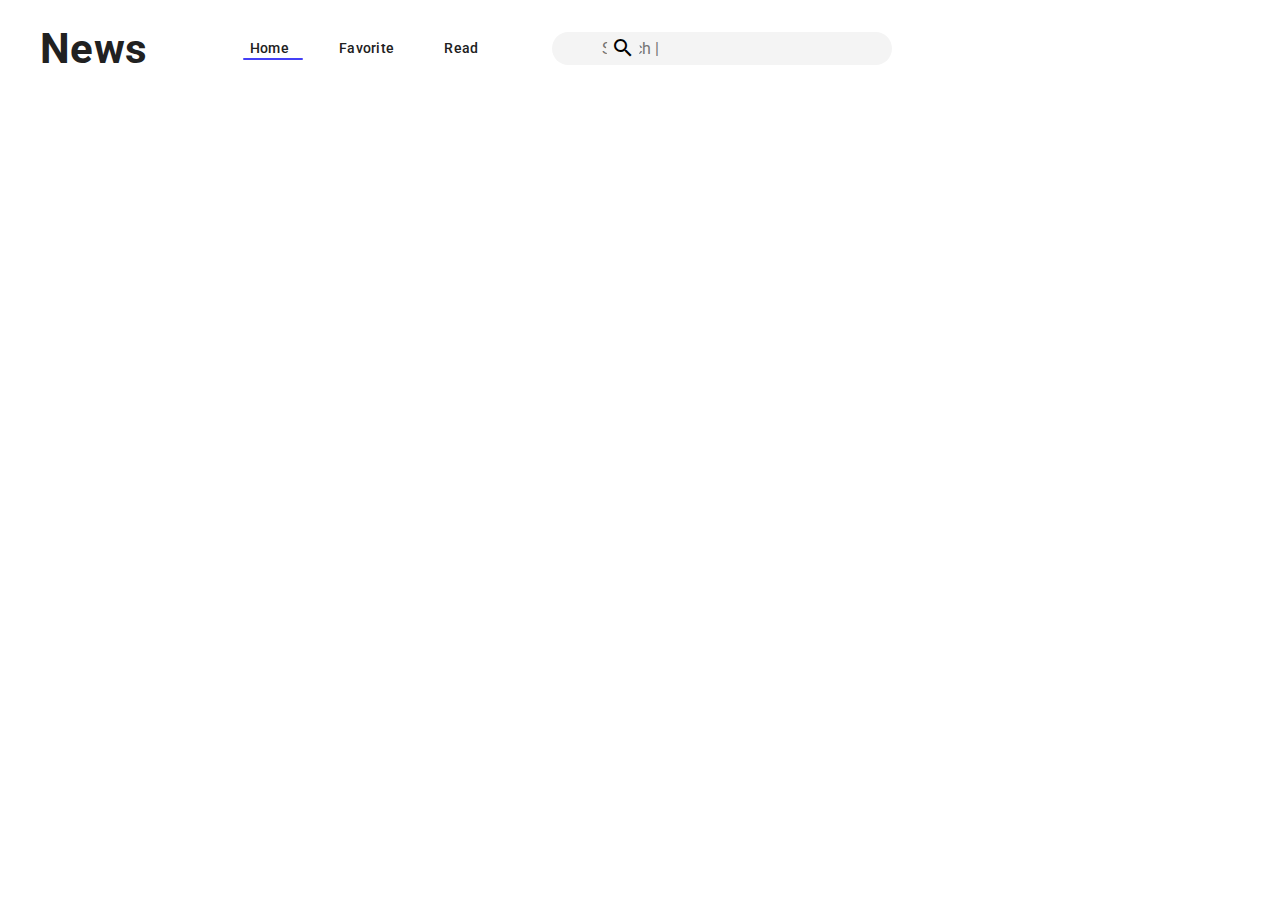
<file: index.html>
<!DOCTYPE html>
<html lang="uk">
  <head>
    <meta charset="UTF-8" />
    <meta http-equiv="X-UA-Compatible" content="IE=edge" />
    <meta name="viewport" content="width=device-width, initial-scale=1.0" />
    <title>NEWS</title>

    <link
      href="https://fonts.googleapis.com/css2?family=Raleway:wght@700&family=Roboto:wght@400;500;700;900&display=swap"
      rel="stylesheet"
    />
    <link
      rel="stylesheet"
      href="https://cdnjs.cloudflare.com/ajax/libs/modern-normalize/1.1.0/modern-normalize.min.css"
      integrity="sha512-wpPYUAdjBVSE4KJnH1VR1HeZfpl1ub8YT/NKx4PuQ5NmX2tKuGu6U/JRp5y+Y8XG2tV+wKQpNHVUX03MfMFn9Q=="
      crossorigin="anonymous"
      referrerpolicy="no-referrer"
    />
    <link
      href="https://fonts.googleapis.com/icon?family=Material+Icons"
      rel="stylesheet"
    />
    <link rel="stylesheet" href="./css/main.min.css" />
  </head>
  <body>
    <header class="main-header">
      <div class="container header-main-nav">
        <nav class="main-nav">
          <a href="./index.html" class="logo link">
            <span class="news-logo">News</span>
          </a>

          <ul class="site-nav list">
            <li class="item">
              <a href="./index.html" class="link current">Home</a>
            </li>
            <li class="item">
              <a href="#" class="link">Favorite</a>
            </li>
            <li class="item">
              <a href="#" class="link">Read</a>
            </li>
          </ul>
        </nav>

        <div class="search-container">
          <form class="search-form" id="search-form">
            
            </button>
            <input
            class="heder-input"
              type="text"
              name="searchQuery"
              autocomplete="off"
              placeholder="Search | "
            />
            <button type="submit">
              <span class="material-icons">search</span>
          </form>
        </div>

        <button class="mobile-menu__open-btn js-open-menu" aria-expanded="false"
          aria-controls="mobile-menu">
              <svg class="modal-menu__icon-open">
                <use href="./images/symbol-defs.svg#icon-menu-phone"></use>
              </svg>
            </button>
      </div>

      <div class="modal-menu__conteiner js-menu-container">
      <div class="mobile-menu__top">
        <button class="modal-menu__close-btn js-close-menu">
          <svg class="modal-menu__icon-close">
            <use href="./images/symbol-defs.svg#icon-close"></use>
          </svg>
        </button>
        <ul class="modal-menu__nav">
          <li class="modal-menu__nav-item">
            <a href="" class="modal-menu__nav-link current">Студія</a>
          </li>
          <li class="modal-menu__nav-item">
            <a href="./portfolio.html" class="modal-menu__nav-link"
              >Портфоліо</a
            >
          </li>
          <li class="modal-menu__nav-item">
            <a href="" class="modal-menu__nav-link">Контакти</a>
          </li>
        </ul>
      </div>
      <div class="mobile-menu__bottom">
        <ul class="modal-menu__contacts-list">
          <li class="modal-menu__contact">
            <a href="tel:+380961111111" class="modal-menu__number"
              >+38 096 111 11 11</a
            >
          </li>
          <li class="modal-menu__contact">
            <a href="mailto:info@devstudio.com" class="modal-menu__email"
              >info@devstudio.com</a
            >
          </li>
        </ul>
        <ul class="modal-soc-menu__icons">
          <li class="modal-menu__icon">
            <a href="" class="modal-menu__link">Instagram</a>
          </li>
          <li class="modal-menu__icon">
            <a href="" class="modal-menu__link">Twitter</a>
          </li>
          <li class="modal-menu__icon">
            <a href="" class="modal-menu__link">Facebook</a>
          </li>
          <li class="modal-menu__icon">
            <a href="" class="modal-menu__link">LinkedIn</a>
          </li>
        </ul>
      </div>
    </div>
    </header>

     
    <script src="./js/mobile.js"></script>
  </body>
</html>
</file>
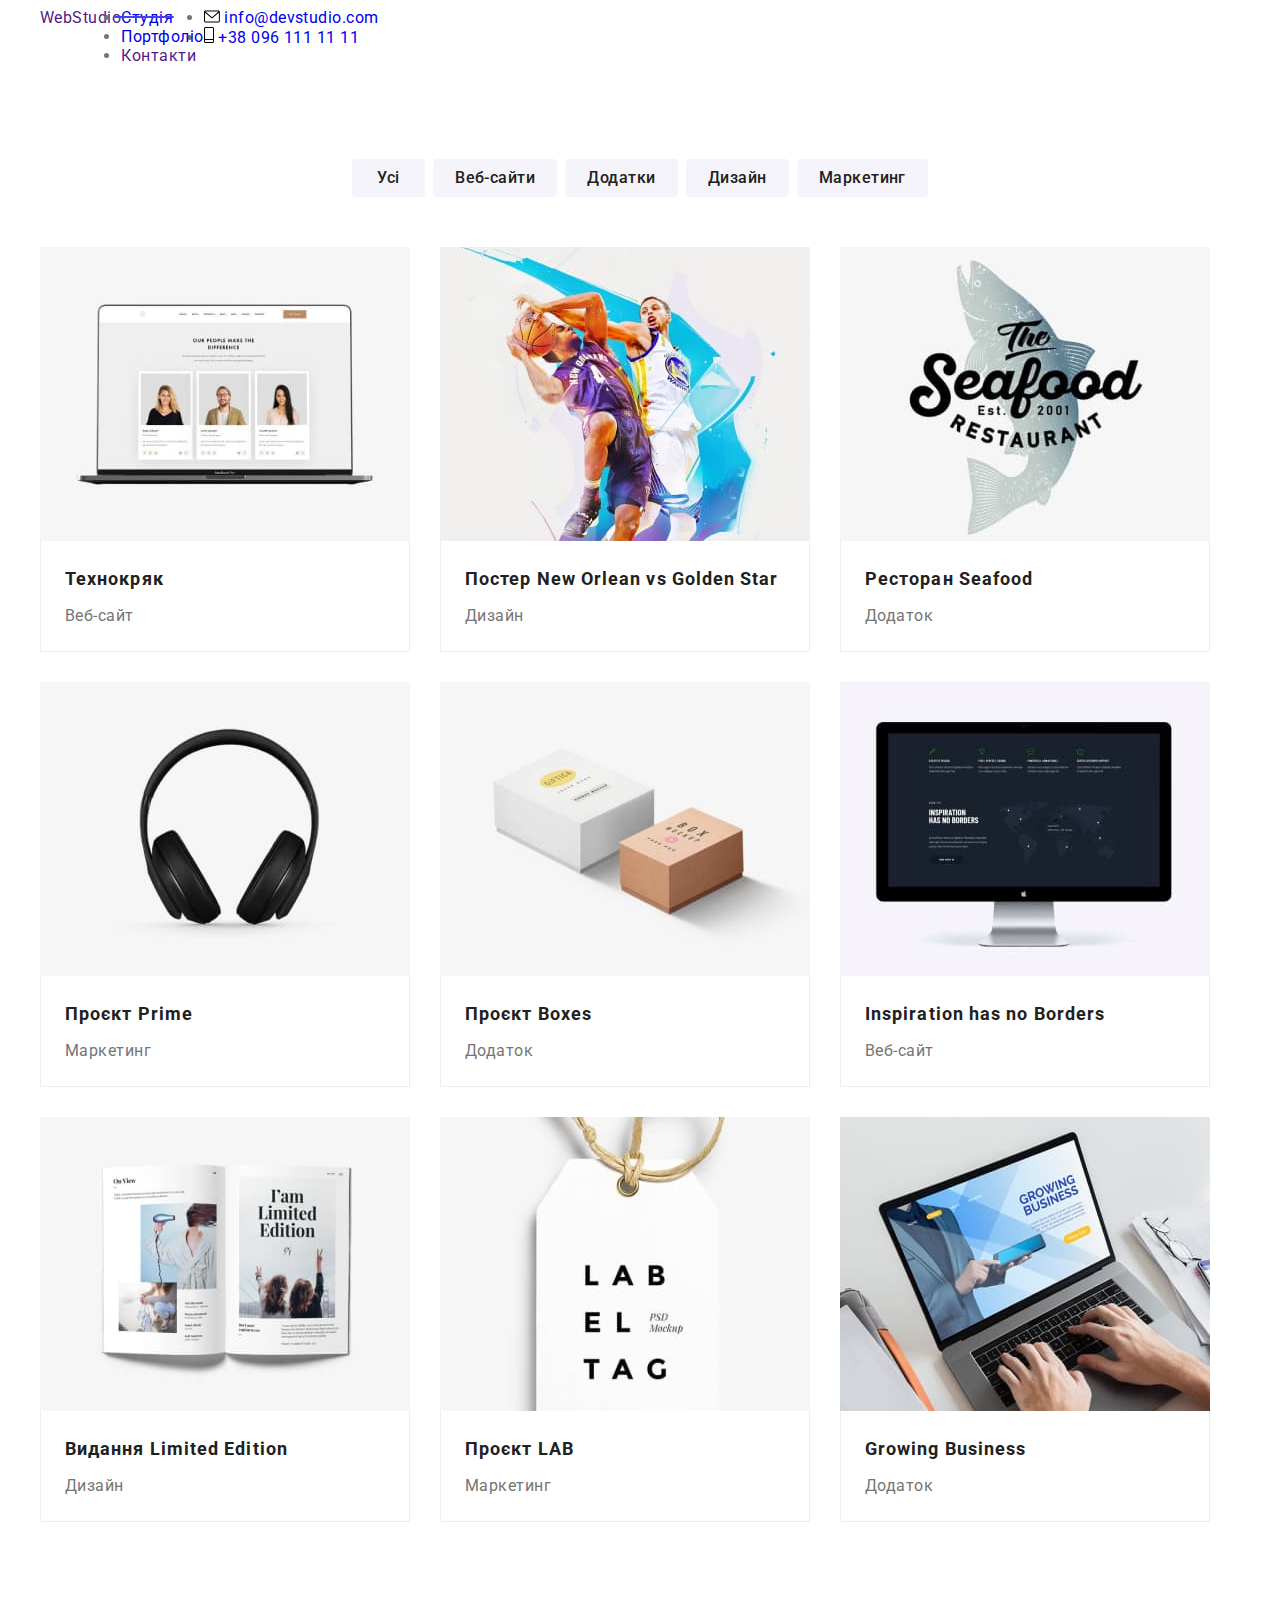
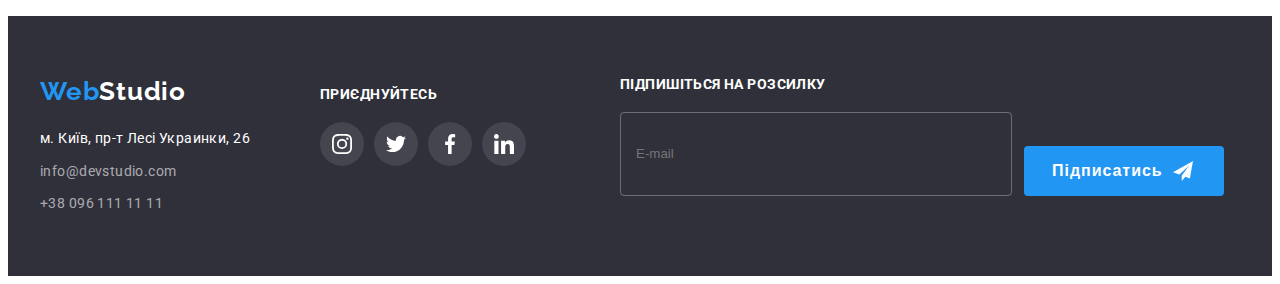
<file: portfolio.html>
<!DOCTYPE html>
<html lang="uk">
  <head>
    <meta charset="UTF-8" />
    <meta http-equiv="X-UA-Compatible" content="IE=edge" />
    <meta name="viewport" content="width=device-width, initial-scale=1.0" />
    <title>WebStudion</title>
    <link
      href="https://fonts.googleapis.com/css2?family=Raleway:wght@700&family=Roboto:wght@400;500;700&display=swap"
      rel="stylesheet"
    />
    <link
      rel="stylesheet"
      href="https://cdnjs.cloudflare.com/ajax/libs/modern-normalize/1.1.0/modern-normalize.min.css"
      integrity="sha512-wpPYUAdjBVSE4KJnH1VR1HeZfpl1ub8YT/NKx4PuQ5NmX2tKuGu6U/JRp5y+Y8XG2tV+wKQpNHVUX03MfMFn9Q=="
      crossorigin="anonymous"
      referrerpolicy="no-referrer"
    /> 
    <link rel="stylesheet" href="./css/main.min.css" />
  </head>
  <body>
    <header>
      <div class="nav conteiner flex">
    
         <div class="nav-conteiner">
            <a href="" class="nav-logo"><span class="nav-logo__text">Web</span>Studio</a>
            <button class="mobile-menu__open-btn js-open-menu" aria-expanded="false"
          aria-controls="mobile-menu">
              <svg class="modal-menu__icon-open">
                <use href="./images/symbol-defs.svg#icon-menu-phone"></use>
              </svg>
            </button>
         </div>
          <ul class="nav__list flex">
            <li class="nav__item"><a href="./index.html" class="nav__link ">Студія</a></li>
            <li class="nav__item"><a href="./portfolio.html" class="nav__link current">Портфоліо</a></li>
            <li class="nav__item"><a href="" class="nav__link">Контакти</a></li>
          </ul>
    
        <ul class="contacts-list flex">
          <li class="contacts-list__contact">
            <a href="mailto:info@devstudio.com" class="contacts-list__mail">
              <svg width="16" height="13px" class="contacts-list__icon">
                <use href="./images/symbol-defs.svg#icon-envelope"></use>
              </svg>
              info@devstudio.com</a
            >
          </li>
          <li class="contacts-list__contact">
            <a href="tel:+380961111111" class="contacts-list__number">
              <svg width="10" height="16px" class="contacts-list__icon">
                <use href="./images/symbol-defs.svg#icon-Vector"></use>
              </svg>
              +38 096 111 11 11</a
            >
          </li>
        </ul>
      </div>
    </header>

    <main>
      <section class="portfolio-section">
        <div class="container">
          <h1 class="visually-hidden">Портфоліо</h1>
          <ul class="button-list list">
            <li><button type="button" class="portfolio-button">Усі</button></li>
            <li>
              <button type="button" class="portfolio-button">Веб-сайти</button>
            </li>
            <li>
              <button type="button" class="portfolio-button">Додатки</button>
            </li>
            <li>
              <button type="button" class="portfolio-button">Дизайн</button>
            </li>
            <li>
              <button type="button" class="portfolio-button">Маркетинг</button>
            </li>
          </ul>

          <ul class="list work">
            <li class="portfolio-list">
              <a href="#" class="portfolio-link link">
                <div class="portfolio-wrap"><img
                  src="./images/images-portfolio/img-portfolio.jpg"
                  alt="example of work"
                  width="370"
                />
                <p class="portfolio-text">Ресурс пропонує комплексні пропозиції з різним рівнем функціоналу та сервісів. 
                  Все це дозволить відвідувачу отримати вичерпні відомості про компанію чи приватну особу.</p>
                </div>
                <div class="section-container">
                  <h2 class="portfolio-title title">Технокряк</h2>
                <p class="section-text">Веб-сайт</p>
              
            </div>
            </a>
            </li>

            <li class="portfolio-list">
              <a href="#" class="link">
                 <div class="portfolio-wrap"><img
                  src="./images/images-portfolio/img-portfolio-1.jpg"
                  alt="example of work"
                  width="370"
                />
                <p class="portfolio-text">Ресурс пропонує комплексні пропозиції з різним рівнем функціоналу та сервісів. 
                  Все це дозволить відвідувачу отримати вичерпні відомості про компанію чи приватну особу.</p>
                  </div>
                <div class="section-container"><h2 class="portfolio-title title">
                  Постер New Orlean vs Golden Star
                </h2>
                <p class="section-text">Дизайн</p></div>
              </a>
            </li>

            <li class="portfolio-list">
              <a href="#" class="link">
                <div class="portfolio-wrap"><img
                  src="./images/images-portfolio/img-portfolio-2.jpg"
                  alt="example of work"
                  width="370"
                />
                <p class="portfolio-text">Ресурс пропонує комплексні пропозиції з різним рівнем функціоналу та сервісів. 
                  Все це дозволить відвідувачу отримати вичерпні відомості про компанію чи приватну особу.</p>
                  </div>
                <div class="section-container"><h2 class="portfolio-title title">Ресторан Seafood</h2>
                <p class="section-text">Додаток</p></div>
              </a>
            </li>

            <li class="portfolio-list">
              <a href="#" class="link">
               <div class="portfolio-wrap"> <img
                  src="./images/images-portfolio/img-portfolio-3.jpg"
                  alt="example of work"
                  width="370"
                />
                <p class="portfolio-text">Ресурс пропонує комплексні пропозиції з різним рівнем функціоналу та сервісів. 
                  Все це дозволить відвідувачу отримати вичерпні відомості про компанію чи приватну особу.</p>
                  </div>
                <div class="section-container"><h2 class="portfolio-title title">Проєкт Prime</h2>
                <p class="section-text">Маркетинг</p></div>
              </a>
            </li>

            <li class="portfolio-list">
              <a href="#" class="link">
               <div class="portfolio-wrap"> <img
                  src="./images/images-portfolio/img-portfolio-4.jpg"
                  alt="example of work"
                  width="370"
                />
                <p class="portfolio-text">Ресурс пропонує комплексні пропозиції з різним рівнем функціоналу та сервісів. 
                  Все це дозволить відвідувачу отримати вичерпні відомості про компанію чи приватну особу.</p>
                  </div>
                <div class="section-container"><h2 class="portfolio-title title">Проєкт Boxes</h2>
                <p class="section-text">Додаток</p>
              </div>
              </a>
            </li>

            <li class="portfolio-list">
              <a href="#" class="link">
               <div class="portfolio-wrap"> <img
                  src="./images/images-portfolio/img-portfolio-5.jpg"
                  alt="example of work"
                  width="370"
                />
                <p class="portfolio-text">Ресурс пропонує комплексні пропозиції з різним рівнем функціоналу та сервісів. 
                  Все це дозволить відвідувачу отримати вичерпні відомості про компанію чи приватну особу.</p>
                  </div>
                <div class="section-container"><h2 class="portfolio-title title">Inspiration has no Borders</h2>
                <p class="section-text">Веб-сайт</p></div>
              </a>
            </li>

            <li class="portfolio-list">
              <a href="#" class="link">
                <div class="portfolio-wrap"><img
                  src="./images/images-portfolio/img-portfolio-6.jpg"
                  alt="example of work"
                  width="370"
                />
                <p class="portfolio-text">Ресурс пропонує комплексні пропозиції з різним рівнем функціоналу та сервісів. 
                  Все це дозволить відвідувачу отримати вичерпні відомості про компанію чи приватну особу.</p>
                  </div>
                <div class="section-container"><h2 class="portfolio-title title">Видання Limited Edition</h2>
                <p class="section-text">Дизайн</p></div>
              </a>
            </li>

            <li class="portfolio-list">
              <a href="#" class="link">
                <div class="portfolio-wrap"><img
                  src="./images/images-portfolio/img-portfolio-7.jpg"
                  alt="example of work"
                  width="370"
                />
                <p class="portfolio-text">Ресурс пропонує комплексні пропозиції з різним рівнем функціоналу та сервісів. 
                  Все це дозволить відвідувачу отримати вичерпні відомості про компанію чи приватну особу.</p>
                  </div>
                <div class="section-container"><h2 class="portfolio-title title">Проєкт LAB</h2>
                <p class="section-text">Маркетинг</p></div>
              </a>
            </li>

            <li class="portfolio-list">
              <a href="#" class="link">
                <div class="portfolio-wrap"><img
                  src="./images/images-portfolio/img-portfolio-8.jpg"
                  alt="example of work"
                  width="370"
                />
                <p class="portfolio-text">Ресурс пропонує комплексні пропозиції з різним рівнем функціоналу та сервісів. 
                  Все це дозволить відвідувачу отримати вичерпні відомості про компанію чи приватну особу.</p>
                  </div>
               <div class="section-container"><h2 class="portfolio-title title">Growing Business</h2>
                <p class="section-text">Додаток</p></div> 
              </a>
            </li>
          </ul>
        </div>
      </section>
    </main>

    <footer>
      <div class="conteiner ">
        <div class="adress-links-wrraper">
          <div class="footer-adress-text">
            <a href="" class="footer-logo"><span class="footer-logo__text">Web</span>Studio</a>
            <address class="footer-address">
              <ul class="footer-address__list">
                <li class="footer-address__item">м. Київ, пр-т Лесі Украинки, 26</li>
                <li class="footer-address__item">
                  <a href="mailto:info@devstudio.com" class="footer-address__link">info@devstudio.com</a>
                </li>
                <li class="footer-address__item">
                  <a href="tel:+380961111111" class="footer-address__link">+38 096 111 11 11</a>
                </li>
              </ul>
            </address>
          </div>
          <div class="footer-social-links">
            <h3 class="footer-social-links__title">ПРИЄДНУЙТЕСЬ</h3>
            <ul class="footer-social-icons">
              <li class="footer-social-icons__item" >
                <a href="" class="footer-social-links__icon">
                  <svg width="20" height="20">
                    <use href="./images/symbol-defs.svg#icon-instagram"></use>
                  </svg>
                </a>
              </li>
              <li class="footer-social-icons__item">
                <a href="" class="footer-social-links__icon">
                  <svg width="20" height="20">
                    <use href="./images/symbol-defs.svg#icon-twitter"></use>
                  </svg>
                </a>
              </li>
              <li class="footer-social-icons__item">
                <a href="" class="footer-social-links__icon">
                  <svg width="20" height="20">
                    <use href="./images/symbol-defs.svg#icon-facebook"></use>
                  </svg>
                </a>
              </li>
              <li class="footer-social-icons__item">
                <a href="" class="footer-social-links__icon">
                  <svg width="20" height="20">
                    <use href="./images/symbol-defs.svg#icon-linkedin"></use>
                  </svg>
                </a>
              </li>
            </ul>
          </div>
        </div>
        <div class="subscribe-form">
          <div class="subscribe-form-box">
            <label for="footer-email" class="subscribe-form__label">Підпишіться на розсилку</label>
            <input type="email" id='footer-email' placeholder="E-mail" class="subscribe-form__email">      
          </div>
          <button class="subscribe-form__buttom">Підписатись
            <svg width="20" height="20" class="subscribe-form__icon">
              <use href="./images/symbol-defs.svg#icon-send"></use>
            </svg>
          </button>
        </div>
      </div>
    </footer>
  </body>
</html>
</file>
<file: css/main.min.css>
.modal-menu__conteiner{position:fixed;transform:translateX(200%);top:0;left:0;margin-left:auto;margin-right:auto;padding:48px 40px;background-color:#fff;transition:transform 350ms cubic-bezier(0.4, 0, 0.2, 1);width:100vw;height:100vh;outline:1px solid #2196f3;margin-right:auto;margin-left:auto}.modal-menu__conteiner>.container{height:100%;display:flex;flex-direction:column;justify-content:space-between;overflow:auto}@media screen and (max-width: 480px){.modal-menu__conteiner{width:480px;height:100%}}.modal-menu__conteiner.is-open{transform:translateX(0)}.modal-menu__close-btn{position:absolute;top:21px;right:25px;justify-content:flex-end;border:none;background-color:inherit}.modal-menu__icon-close{width:30px;height:30px;padding:0;margin:0}.modal-menu__close-btn:focus,.modal-menu__close-btn:hover .modal-menu__icon-close{fill:#2196f3;cursor:pointer}.modal-menu__nav,.modal-menu__contacts-list,.modal-menu__icons{list-style:none}.modal-menu__nav-link{font-family:Roboto;font-style:normal;font-weight:500;font-size:40px;line-height:47px;letter-spacing:.02em;color:#212121}.modal-menu__nav-link.current{color:#2196f3}.modal-menu__nav-item:not(:last-child){margin-bottom:36px}.modal-menu__number{font-family:Roboto;font-style:normal;font-weight:500;font-size:34px;line-height:40px;letter-spacing:.02em;color:#2196f3}.modal-menu__email{font-family:Roboto;font-style:normal;font-weight:500;font-size:24px;line-height:28px;letter-spacing:.02em;color:#757575}.modal-menu__nav{margin-bottom:30vh}.modal-menu__contact:not(:last-child){margin-bottom:32px}.modal-menu__icon{position:relative;margin-right:20px}.modal-menu__icon:not(:last-child):after{display:inline-block;position:absolute;content:"";height:100%;background-color:rgba(33,33,33,.2);width:1px;right:-10px}.modal-soc-menu__icons{display:flex;flex-wrap:wrap;margin-top:64px;list-style:none}.modal-menu__link{color:#2196f3;font-weight:500;font-size:18px;line-height:22px;letter-spacing:.02em}.modal-menu__icon-open{width:30px;height:30px;padding:0;margin:0}.mobile-menu__open-btn{border:none;background-color:inherit}@media screen and (min-width: 768px){.mobile-menu__open-btn{display:none}}.mobile-menu__open-btn:focus,.mobile-menu__open-btn:hover .mobile-menu__icon-open{fill:#2196f3;cursor:pointer}.portfolio-section{padding-top:94px;padding-bottom:94px}.portfolio-title.title{margin-bottom:4px;color:var(--title-text-color);font-weight:700;font-size:18px;line-height:2;letter-spacing:.06em}.section-text{color:var(--primary-text-color);font-weight:400;font-size:16px;line-height:1.87;letter-spacing:.03em}.section-container{padding-top:20px;padding-bottom:20px;padding-left:24px;padding-right:24px;border:1px solid #eee;border-top:none}.work{display:flex;flex-wrap:wrap;gap:30px}.portfolio-list{flex-basis:calc((100% - 60px)/30px);transition:box-shadow 250ms cubic-bezier(0.4, 0, 0.2, 1)}.portfolio-list:hover,.portfolio-list:focus{box-shadow:0px 1px 1px rgba(0,0,0,.12),0px 4px 4px rgba(0,0,0,.06),1px 4px 6px rgba(0,0,0,.16)}.portfolio-wrap{position:relative;overflow:hidden}.portfolio-text{position:absolute;top:0;left:0;display:flex;opacity:0;width:100%;height:100%;padding-top:63px;padding-left:24px;font-weight:400;font-size:18px;line-height:1.55;letter-spacing:.03em;color:#fff;background-color:rgba(33,150,243,.9);transform:translateY(100%);transition:transform 250ms cubic-bezier(0.4, 0, 0.2, 1),opacity 250ms cubic-bezier(0.4, 0, 0.2, 1)}.portfolio-list:hover .portfolio-text{opacity:1}.portfolio-list:hover .portfolio-text{transform:translateY(0%)}h1,h2,h3,h4,p,ul,li{margin:0;padding:0}img{display:block;max-width:100%;height:auto;width:100%}a{text-decoration:none}.list{list-style:none}.link{text-decoration:none}body{color:var(--primary-text-color);background-color:#fff;font-family:Roboto,sans-serif;letter-spacing:.03em}.list{list-style:none}.link{text-decoration:none}:root{--title-text-color: #212121;--primary-text-color: #757575;--footer-text-color: rgba(255, 255, 255, 0.6);--accent-text-color: #00080e;--primary-button-color: #ffffff;--footer-hero-color: #2f303a;--button-color-portfolio: #f5f4fa}.button.primary{border-radius:4px;padding:10px 32px;min-width:216px;display:inline-block;border:none;color:var(--primary-button-color);background-color:var(--accent-text-color);cursor:pointer;font-family:Roboto,sans-serif;font-size:16px;line-height:1.87;text-align:center;transition:background-color 250ms cubic-bezier(0.4, 0, 0.2, 1)}.button.primary:focus,.button.primary:hover{background-color:#188ce8}.hero{max-width:1600px;text-align:center;margin-left:auto;margin-right:auto;padding-top:200px;padding-bottom:200px;background-image:linear-gradient(rgba(47, 48, 58, 0.4), rgba(47, 48, 58, 0.4)),url(../images/bcg-img.jpg);background-repeat:no-repeat;background-position:center;background-size:cover}@media screen and (max-width: 576px){.hero{background-image:linear-gradient(to right, rgba(47, 48, 58, 0.4), rgba(47, 48, 58, 0.4)),url(../images/hero/)}}@media screen and (max-width: 576px)and (min-device-pixel-ratio: 2),screen and (max-width: 576px)and (-webkit-min-device-pixel-ratio: 2),screen and (max-width: 576px)and (min-resolution: 2dppx){.hero{background-image:linear-gradient(to right, rgba(47, 48, 58, 0.4), rgba(47, 48, 58, 0.4)),url(../images/fon/bgpic/Header-img@2x.jpg)}}@media screen and (max-width: 768px){.hero{background-image:linear-gradient(to right, rgba(47, 48, 58, 0.4), rgba(47, 48, 58, 0.4)),url(../images/fon/bgpic/Header-img-tablet.jpg)}}@media screen and (max-width: 768px)and (min-device-pixel-ratio: 2),screen and (max-width: 768px)and (-webkit-min-device-pixel-ratio: 2),screen and (max-width: 768px)and (min-resolution: 2dppx){.hero{background-image:linear-gradient(to right, rgba(47, 48, 58, 0.4), rgba(47, 48, 58, 0.4)),url(../images/fon/bgpic/Header-img-tablet@2x.jpg)}}@media screen and (min-width: 769px){.hero{background-image:linear-gradient(to right, rgba(47, 48, 58, 0.4), rgba(47, 48, 58, 0.4)),url(../images/fon/bgpic/Header-img-desctop.jpg)}}@media screen and (min-width: 769px)and (min-device-pixel-ratio: 2),screen and (min-width: 769px)and (-webkit-min-device-pixel-ratio: 2),screen and (min-width: 769px)and (min-resolution: 2dppx){.hero{background-image:linear-gradient(to right, rgba(47, 48, 58, 0.4), rgba(47, 48, 58, 0.4)),url(../images/fon/bgpic/Header-img-desctop@2x.jpg)}}@media screen and (max-width: 1200px){.hero{padding:118px 0;height:400px}}.hero .hero-title{margin-bottom:30px;margin-left:auto;margin-right:auto;width:696px;color:var(--primary-button-color);font-weight:900;font-size:44px;line-height:1.36;text-align:center;letter-spacing:.06em;text-transform:uppercase}@media screen and (max-width: 1199px){.hero .hero-title{max-width:360px;font-size:26px}}@media screen and (min-width: 1200px){.hero .hero-title{max-width:696px}}.button.primary{border-radius:4px;padding:10px 32px;min-width:216px;display:inline-block;border:none;color:var(--primary-button-color);background-color:var(--accent-text-color);cursor:pointer;font-family:Roboto,sans-serif;font-size:16px;line-height:1.87;text-align:center;transition:background-color 250ms cubic-bezier(0.4, 0, 0.2, 1)}.button.primary:focus,.button.primary:hover{background-color:#188ce8}.container{margin-left:auto;margin-right:auto;width:100%;padding-left:15px;padding-right:15px}@media screen and (min-width: 480px){.container{width:480px}}@media screen and (min-width: 768px){.container{width:768px}}@media screen and (min-width: 1200px){.container{width:1200px}}.main-nav{display:flex;align-items:center}.header-main-nav{display:flex;align-items:center}.news-logo{color:#212121;font-style:normal;font-weight:700;font-size:42px;line-height:57px}.current{position:relative}.current::after{content:"";position:absolute;left:-7px;bottom:28px;display:block;width:60px;height:2px;border-radius:2px;background-color:#4440f6}.studio.logo{color:var(--title-text-color)}.site-nav{display:none}@media screen and (min-width: 768px){.site-nav{display:flex;margin-left:48px}}@media screen and (min-width: 1200px){.site-nav{margin-left:102px}}.search__input{margin-left:147px;width:288px;height:31px;left:681px;top:51px;border-radius:2px;border-radius:20px}.site-nav .item+.item{margin-left:50px}.contact-nav .item+.item{margin-left:50px}.site-nav .link{display:block;color:var(--title-text-color);font-weight:500;font-size:14px;line-height:1.16;letter-spacing:.02em;padding-top:32px;padding-bottom:32px;transition:color 250ms cubic-bezier(0.4, 0, 0.2, 1)}.site-nav .link:hover,.site-nav .link:focus{color:#4b48db;cursor:pointer}.contact-nav.list{font-weight:500;font-size:14px;line-height:1.14;letter-spacing:.02em}.contact-nav .link{color:var(--primary-text-color)}.contact-nav-icon:hover{fill:currentColor}.search-form{margin-right:148px;width:100%;display:flex;justify-content:center}.heder-input{padding-left:50px;width:288px;height:31px;border-radius:20px;border:none;outline:none;background-color:#f4f4f4;font:inherit}.heder-input::-moz-placeholder{padding-left:auto}.heder-input::placeholder{padding-left:auto}.search-form button{position:relative;right:286px;display:flex;top:5%;justify-content:center;align-items:center;width:2.5em;border:none;background-color:#f4f4f4;border-radius:20px;cursor:pointer}.search-form button:hover,.search-form button:focus{background-color:#b4b4b4;transition:all .3s}.material-icons{position:absolute;font-family:"Material Icons";font-weight:normal;font-style:normal;font-size:24px;line-height:1;letter-spacing:normal;text-transform:none;display:inline-block;white-space:nowrap;word-wrap:normal;direction:ltr;-webkit-font-feature-settings:"liga";-webkit-font-smoothing:antialiased}.advence__section{padding-top:60px;padding-bottom:60px}@media screen and (min-width: 1200px){.advence__section{padding-top:94px;padding-bottom:94px}}.visually-hidden{position:absolute;width:1px;height:1px;margin:-1px;border:0;padding:0;white-space:nowrap;-webkit-clip-path:inset(100%);clip-path:inset(100%);clip:rect(0 0 0 0);overflow:hidden}.advences__list{color:var(--primary-text-color);font-weight:400;font-size:14px;line-height:1.71;display:flex;flex-wrap:wrap;gap:30px}.advences__item{width:100%}@media screen and (min-width: 768px){.advences__item{width:calc((100% - 30px)/2)}}@media screen and (min-width: 1200px){.advences__item{width:calc((100% - 90px)/4)}}.advences__icon{display:flex;height:120px;border-radius:4px;align-items:center;justify-content:center;background-color:#f5f4fa;margin-bottom:30px}.advences__title{margin-bottom:10px;color:var(--title-text-color);font-weight:700;font-size:14px;line-height:16px;letter-spacing:.03em;text-transform:uppercase}@media screen and (min-width: 480px){.advences__title{font-weight:700;font-size:14px;line-height:16px;text-align:center;letter-spacing:.03em;text-transform:uppercase}}@media screen and (min-width: 768px){.advences__title{width:270px;height:16px;left:15px;top:690px;font-family:"Roboto";font-style:normal;font-weight:700;font-size:14px;line-height:16px;letter-spacing:.03em;text-transform:uppercase;text-align:left}}@media screen and (min-width: 1200px){.advences__title{margin-bottom:10px;color:var(--title-text-color);font-weight:700;font-size:14px;line-height:16px;letter-spacing:.03em;text-transform:uppercase}}.advences__text{color:var(--primary-text-color)}@media screen and (min-width: 480px){.advences__text{font-family:"Roboto";font-style:normal;font-weight:400;font-size:14px;line-height:1.71;letter-spacing:.03em}}@media screen and (min-width: 768px){.advences__text{width:354px;left:15px;top:716px;font-family:"Roboto";font-style:normal;font-weight:400;font-size:14px;line-height:24px;letter-spacing:.03em}}@media screen and (min-width: 1200px){.advences__text{width:270px;font-weight:400;font-size:14px;line-height:1.71;letter-spacing:.03em}}.job__section{padding-bottom:94px}@media screen and (max-width: 1200px){.job__section{display:none}}.job__list{display:flex;gap:30px}.job__title{margin-top:0;margin-bottom:50px;color:var(--title-text-color);font-weight:700;font-size:36px;line-height:1.16;text-align:center;letter-spacing:.03em}.job__link{position:relative;display:block;text-decoration:none}.job__text{position:absolute;bottom:0;right:0;padding-top:27px;color:var(--primary-button-color);background:rgba(47,48,58,.8);width:370px;height:70px;font-weight:700;font-size:14px;line-height:16px;text-align:center;letter-spacing:.03em;text-transform:uppercase;text-align:center}.section-team{background-color:#f5f4fa;padding-top:60px;padding-bottom:60px}@media screen and (min-width: 1200px){.section-team{padding-top:94px;padding-bottom:94px}}.team-list{background-color:var(--primary-button-color);border-radius:0px 0px 4px 4px;margin-bottom:30px;box-shadow:0px 1px 3px rgba(0,0,0,.12),0px 1px 1px rgba(0,0,0,.14),0px 2px 1px rgba(0,0,0,.2);border-radius:0px 0px 4px 4px}@media screen and (min-width: 768px){.team-list{width:calc((100% - 30px)/2);margin-bottom:0}}@media screen and (min-width: 1200px){.team-list{width:calc((100% - 90px)/4);margin-bottom:0}}.team-section__title{font-family:"Roboto";font-style:normal;font-weight:700;font-size:28px;line-height:33px;text-align:center;letter-spacing:.03em;margin-bottom:30px;color:var(--title-text-color)}@media screen and (min-width: 1200px){.team-section__title{font-size:36px;line-height:42px}}.member-title{margin-top:30px;margin-bottom:10px;color:var(--title-text-color);font-weight:500;font-size:16px;line-height:1.18;letter-spacing:.03em;text-align:center}.member-profession{margin-top:0;padding-bottom:30px;color:var(--primary-text-color);font-weight:400;font-size:16px;line-height:1.18;letter-spacing:.03em;text-align:center}.list-member{gap:30px;margin-top:50px}@media screen and (min-width: 768px){.list-member{display:flex;flex-wrap:wrap}}@media screen and (min-width: 768px)and (min-width: 1200px){.list-member{display:flex}}.member-list{display:flex;justify-content:center;padding-bottom:30px;margin-right:auto;margin-left:auto}.member-soc-list{display:flex;justify-content:center;gap:10px;margin-left:10px}.member-soc__link{width:44px;height:44px;border-radius:50%;display:flex;align-items:center;justify-content:center;transition:background-color 250ms cubic-bezier(0.4, 0, 0.2, 1),fill 250ms cubic-bezier(0.4, 0, 0.2, 1)}.member-soc__link:hover,.member-soc__link:focus{border-radius:50%;background-color:var(--accent-text-color)}.member-soc__icon{fill:#afb1b8;transition:background-color 250ms cubic-bezier(0.4, 0, 0.2, 1),fill 250ms cubic-bezier(0.4, 0, 0.2, 1)}.member-soc__link:hover .member-soc__icon,.member-soc__link:focus .member-soc__icon{fill:#fff}.section__client{padding-top:60px;padding-bottom:60px}@media screen and (min-width: 1200px){.section__client{padding-top:94px;padding-bottom:94px}}.client__title{font-weight:700;font-size:28px;line-height:42px;text-align:center;letter-spacing:.03em;color:var(--title-text-color);margin-bottom:50px}@media screen and (min-width: 1200px){.client__title{font-size:36px}}.client__item{width:calc((100% - 30px)/2)}@media screen and (min-width: 768px){.client__item{width:calc((100% - 60px)/3)}}@media screen and (min-width: 1200px){.client__item{width:calc((100% - 150px)/6)}}.client__list{display:flex;flex-wrap:wrap;gap:30px}.client__link{display:flex;border:1px solid #afb1b8;border-radius:4px;width:210px;height:92px;align-items:center;justify-content:center;background-color:var(--primary-button-color);fill:#afb1b8;padding:20px 0 20px;transition:fill 250ms cubic-bezier(0.4, 0, 0.2, 1),border-color 250ms cubic-bezier(0.4, 0, 0.2, 1)}.client__link:hover,.client__link:focus{fill:var(--accent-text-color);border-color:var(--accent-text-color)}@media screen and (min-width: 768px){.client__link{display:flex;width:226px;height:92px}}@media screen and (min-width: 1200px){.client__link{display:flex;width:170px;height:92px;gap:30px}}.form{width:100%;height:100%;padding:40px;display:flex;flex-direction:column}.form-text{margin-bottom:12px;width:370px;height:60px;left:55px;top:133px;font-weight:700;font-size:20px;line-height:1.15;text-align:center;letter-spacing:.03em;color:var(--title-text-color)}@media screen and (min-width: 1200px){.form-text{width:448px;height:23px;left:576px;top:261px}}.form-label{position:relative;display:flex;margin-bottom:10px;flex-direction:column;gap:4px;font-size:12px;font-weight:1.66;letter-spacing:.01em}.form-label>input{width:370px;height:40px;left:576px;top:314px;padding-left:42px;border:1px solid rgba(33,33,33,.2);border-radius:4px;outline:none;transition:border-color 250ms cubic-bezier(0.4, 0, 0.2, 1)}.form-label>input>input:focus-within{border-color:var(--accent-text-color)}@media screen and (min-width: 1200px){.form-label>input{width:448px}}.form-label>textarea{width:370px;height:120px;left:576px;top:518px;border:1px solid rgba(33,33,33,.2);border-radius:4px;resize:none;outline:none;transition:border-color 250ms cubic-bezier(0.4, 0, 0.2, 1)}.form-label>textarea>textarea:focus-within{border-color:var(--accent-text-color)}@media screen and (min-width: 1200px){.form-label>textarea{width:448px}}.form-icon{position:absolute;top:50%;left:12px;display:inline-block;width:18px;height:18px;transition:fill 250ms cubic-bezier(0.4, 0, 0.2, 1)}.form-label:focus-within>.form-icon{fill:var(--accent-text-color)}.checkbox{-webkit-appearance:none;-moz-appearance:none;appearance:none}.form-checkbox{position:relative;padding-left:7px;margin-top:10px;font-weight:400;font-size:12px;line-height:14px;line-height:1.71;letter-spacing:.03em;text-align:left}.form-checkbox>input:checked~.form-icon-check{opacity:1}.form-checkbox>input:checked~.icon{opacity:0}@media screen and (min-width: 1200px){.form-checkbox{font-size:14px;line-height:24px}}.form-check-text{text-underline-offset:4px;color:var(--accent-text-color)}.form-button{width:200px;height:50px;left:700px;top:712px;margin:30px auto;padding:10px 52px;color:var(--primary-button-color);background-color:var(--accent-text-color);cursor:pointer;border:none;box-shadow:0px 4px 4px rgba(0,0,0,.15);border-radius:4px}.icon{display:inline-block;width:16px;height:15px;margin-right:8px;border:2px solid var(--title-text-color);border-radius:2px;opacity:1}.form-icon-check{fill:#fff;background-color:var(--accent-text-color);width:16px;height:16px;top:1px;left:11px;position:absolute;margin-right:8px;border-radius:2px;opacity:0;transition:opacity 250ms cubic-bezier(0.4, 0, 0.2, 1)}.button-list{display:flex;gap:8px;justify-content:center;margin-bottom:50px}.portfolio-button{display:inline-block;border-radius:4px;padding:6px 22px;min-width:73px;color:var(--title-text-color);background-color:var(--button-color-portfolio);font-family:"Roboto";font-weight:500;font-size:16px;line-height:1.62;letter-spacing:.03em;text-align:center;border:none;transition:background-color 250ms cubic-bezier(0.4, 0, 0.2, 1),color 250ms cubic-bezier(0.4, 0, 0.2, 1),box-shadow 250ms cubic-bezier(0.4, 0, 0.2, 1)}.portfolio-button:focus,.portfolio-button:hover{color:var(--primary-button-color);background-color:var(--accent-text-color);cursor:pointer;border-radius:4px;box-shadow:0px 3px 1px rgba(0,0,0,.1),0px 1px 2px rgba(0,0,0,.08),0px 2px 2px rgba(0,0,0,.12)}footer{background-color:#2f303a;padding:60px 0px}@media screen and (max-width: 767px){footer{padding:60px 0;width:480px;margin-right:auto;margin-left:auto}}.footer-adress-text{text-align:center;margin-bottom:60px}@media screen and (min-width: 768px){.footer-adress-text{margin-bottom:0}}@media screen and (min-width: 1200px){.footer-adress-text{margin-bottom:0;text-align:left}}@media screen and (min-width: 1200px){.conteiner{display:flex;align-items:flex-start;width:1200px;margin:0 auto}}.footer-logo{display:inline-block;color:#fff;font-family:Raleway,sans-serif;font-style:normal;font-weight:bold;font-size:26px;line-height:1.19;letter-spacing:.03em;margin-bottom:20px}.footer-logo__text{color:#2196f3}@media screen and (min-width: 767px){.adress-links-wrraper{display:flex;justify-content:space-around;margin-bottom:60px}}@media screen and (min-width: 1200px){.adress-links-wrraper{margin-bottom:0}}.footer-address{font-style:normal;color:#fff;font-weight:normal;font-size:14px;line-height:1.71;letter-spacing:.03em;transition:color 250ms cubic-bezier(0.4, 0, 0.2, 1)}.footer-address__item:not(:last-child){margin-bottom:9px}.footer-address__link{color:rgba(255,255,255,.6)}.footer-address__item:hover,.footer-address:focus{color:#2196f3;cursor:pointer}.footer-address__list,.footer-social-icons{list-style:none}.footer-social-links{text-align:center;margin-bottom:60px;margin-bottom:60px}.footer-social-links__title{color:#fff;font-weight:bold;font-size:14px;line-height:16px;letter-spacing:.03em;margin-bottom:20px}@media screen and (min-width: 1200px){.footer-social-links__title{margin-top:10px}}@media screen and (min-width: 1200px){.footer-social-links__title{text-align:left}}.footer-social-links__icon{display:flex;padding:12px;border-radius:50%;fill:#fff;background-color:rgba(255,255,255,.1);transition:background-color 250ms cubic-bezier(0.4, 0, 0.2, 1)}.footer-social-links__icon:hover,.footer-social-links__icon:focus{background-color:#2196f3}@media screen and (min-width: 768px){.footer-social-links{margin-bottom:0}}@media screen and (min-width: 1200px){.footer-social-links{margin-left:70px;margin-bottom:0}}.footer-social-icons{display:flex;justify-content:center}.footer-social-icons__item:not(:last-child){margin-right:10px}@media screen and (min-width: 768px){.footer-address__list{margin-bottom:0}}.subscribe-form__label{font-weight:bold;font-size:14px;line-height:16px;letter-spacing:.03em;text-transform:uppercase;color:#fff;display:block;transition:border-color 250ms cubic-bezier(0.4, 0, 0.2, 1)}.subscribe-form__email{width:450px;height:50px;border:1px solid rgba(255,255,255,.3);border-radius:4px;background-color:inherit;padding:16px 15px;margin-top:20px}.subscribe-form__email:focus{outline:none;color:#fff;border-color:#2196f3}.subscribe-form__email:not(:-moz-placeholder-shown){color:#fff}.subscribe-form__email:not(:placeholder-shown){color:#fff}@media screen and (min-width: 768px)and (max-width: 1199px){.subscribe-form__email{width:450px}.subscribe-form__email__email{width:100%}}@media screen and (min-width: 1200px){.subscribe-form__email{width:360px}}.subscribe-form__buttom{display:flex;background-color:#2196f3;color:#fff;width:200px;height:50px;border:none;border-radius:4px;padding:13px 28px;align-items:center;font-weight:bold;font-size:16px;line-height:30px;letter-spacing:.06em;cursor:pointer;margin-left:auto;margin-right:auto}.subscribe-form__icon{display:block;fill:#fff;margin-left:10px}@media screen and (min-width: 1200px){.subscribe-form{margin-left:94px;display:flex;align-items:flex-end}}.subscribe-form-box{text-align:center;margin-bottom:20px}@media screen and (min-with: 768px){.subscribe-form-box{display:flex;flex-wrap:wrap}}@media screen and (min-width: 1200px){.subscribe-form-box{margin-bottom:0px;align-items:flex-start;margin-right:12px;text-align:left}}.backdrop{position:fixed;top:0;width:100%;height:100%;background-color:rgba(0,0,0,.2);transition:opacity 250ms cubic-bezier(0.4, 0, 0.2, 1),visibility 250ms cubic-bezier(0.4, 0, 0.2, 1)}.modal{position:absolute;top:50%;left:50%;transform:translate(-50%, -50%) scaleX(1);width:450px;height:609px;background-color:var(--primary-button-color);transition:transform 250ms cubic-bezier(0.4, 0, 0.2, 1);box-shadow:0px 1px 3px rgba(0,0,0,.12),0px 1px 1px rgba(0,0,0,.14),0px 2px 1px rgba(0,0,0,.2);border-radius:4px}@media screen and (min-width: 1200px){.modal{width:528px;min-height:581px}}.backdrop.is-hidden .modal{transform:translate(-50%, -50%) scaleX(0)}.modal-button{position:absolute;right:8px;top:8px;width:30px;height:30px;border:1px solid rgba(0,0,0,.1);border-radius:50%;background-color:rgba(0,0,0,0);display:flex;align-items:center;justify-content:center;padding-top:6px;padding-bottom:6px;padding-left:6px;padding-right:6px;cursor:pointer;transition:fill 250ms cubic-bezier(0.4, 0, 0.2, 1)}.modal-button:hover .modal-close-icon{fill:var(--accent-text-color)}.is-hidden{opacity:0;visibility:hidden;pointer-events:none}/*# sourceMappingURL=main.min.css.map */
</file>
